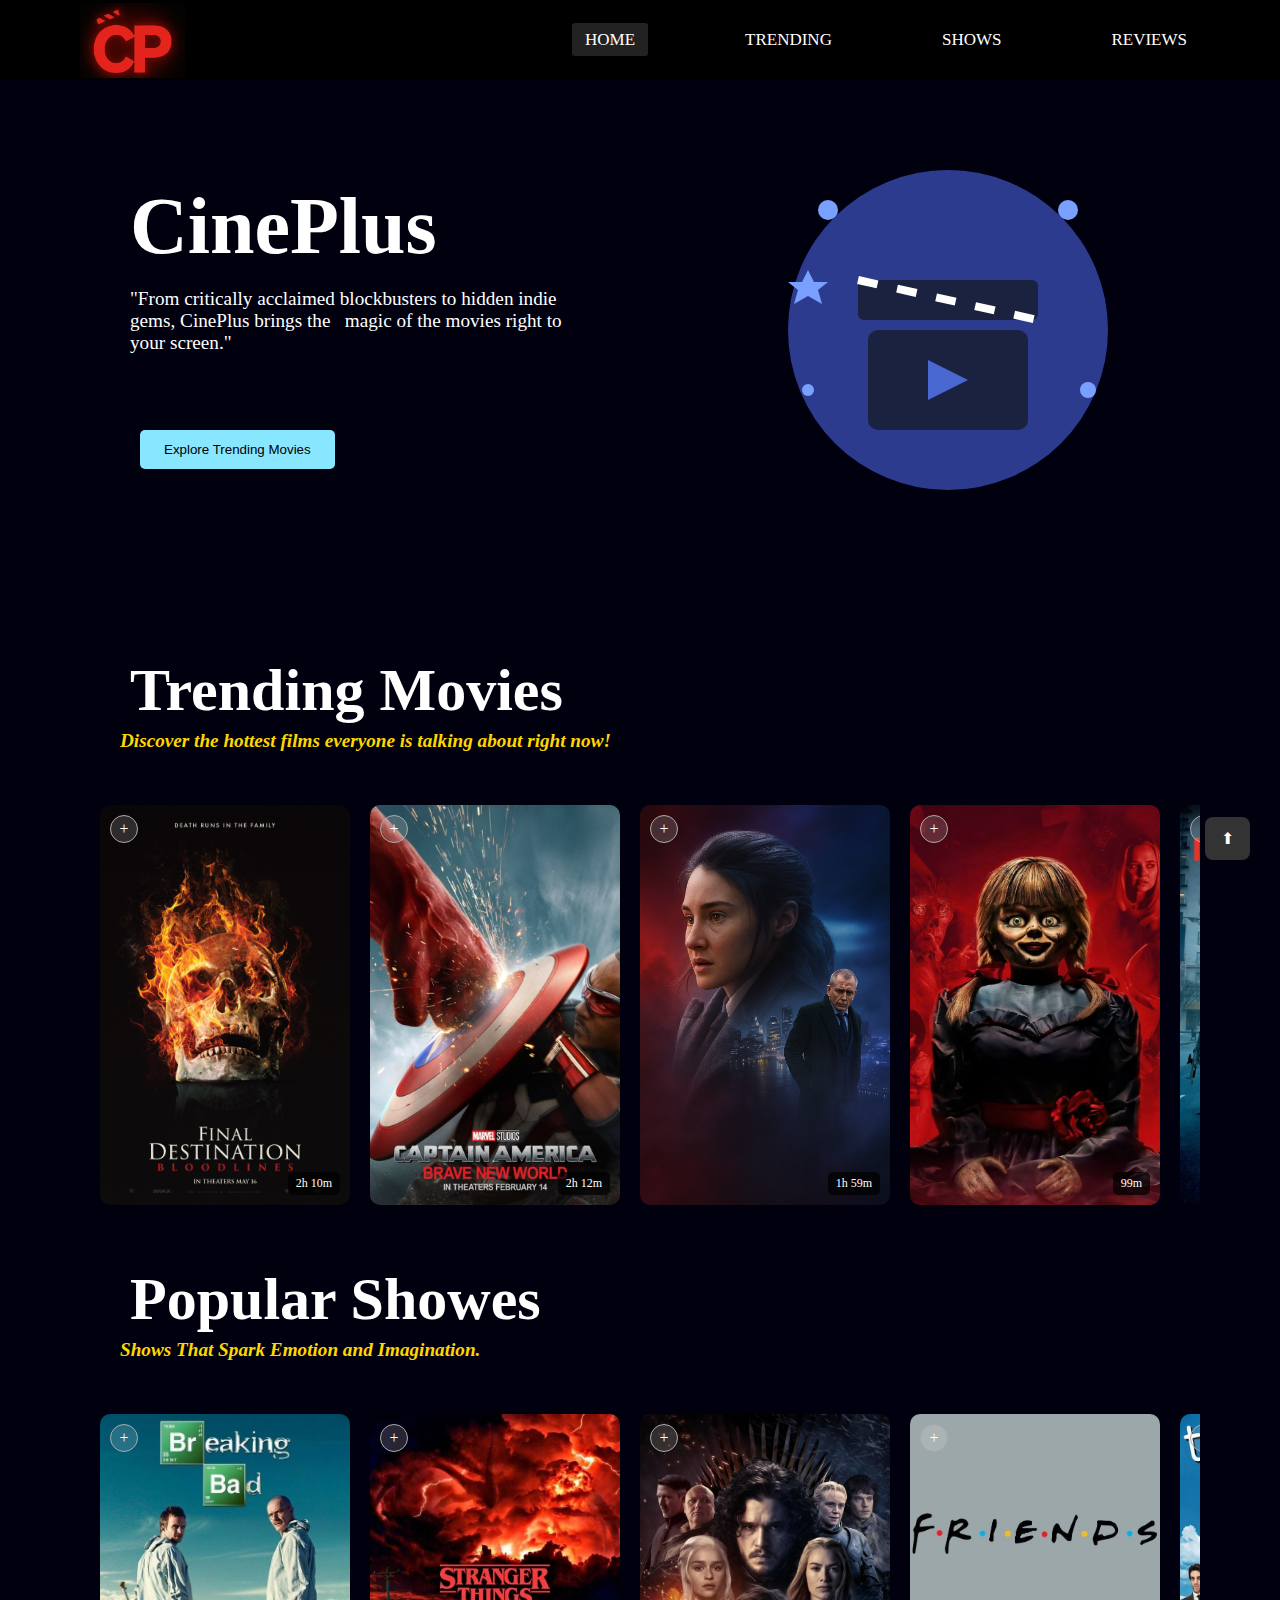
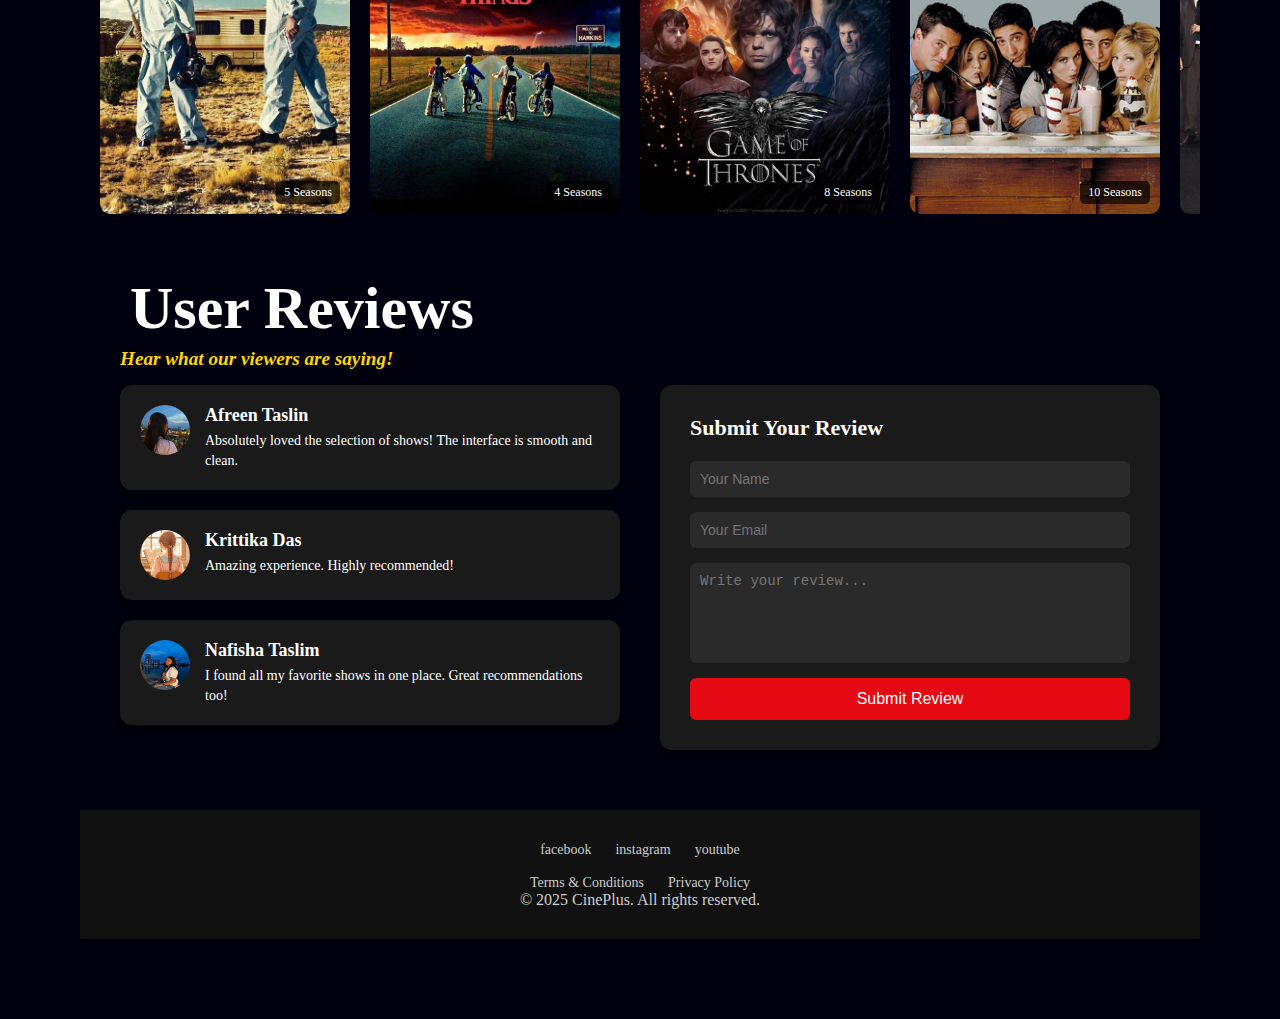
<file: Index.html>
<!DOCTYPE html>
<html lang="en">
<head>
    <meta charset="UTF-8">
    <meta name="viewport" content="width=device-width, initial-scale=1.0">
    <title>CinePlus </title>
    <link rel="stylesheet" href="style.css"
</head>
<body>
    <nav> 
        <label class="logo-container">
           <img src="logo.png" alt="My Movie Logo" class="logo" />

        </label>
        

       <ul>
            <li><a class="active" href="#home">Home</a></li>
            <li><a href="#trending">Trending</a></li>
            <li><a href="#showes">Shows</a></li>
            <li><a href="#reviews">Reviews</a></li>
           </ul>

<div class="hamburger">
  <span></span>
  <span></span>
   <span></span>
   <span></span>
    </div>
    </nav>

<section id="home">
  <div class="intro-container">
  <div class="text-content">
  <h1>CinePlus</h1>
    <p>"From critically acclaimed blockbusters to hidden indie gems, CinePlus brings the&nbsp;&nbsp; magic of the movies right to your screen."</p>
   
    <button onclick="location.href='#trending'" class="explore-btn">Explore Trending Movies</button>
  </div>
&nbsp;&nbsp;&nbsp;&nbsp;&nbsp;&nbsp;&nbsp;&nbsp;&nbsp;&nbsp;&nbsp;&nbsp;&nbsp;&nbsp;&nbsp;&nbsp;&nbsp;&nbsp;&nbsp;&nbsp;&nbsp;&nbsp;&nbsp;&nbsp;&nbsp;&nbsp;&nbsp;&nbsp;
  
<!--svg images-->

  <div class="image-content">
<svg width="400" height="500" viewBox="0 0 200 200" xmlns="http://www.w3.org/2000/svg">


  <g class="float">
    <!-- Background Circle -->
    <circle cx="100" cy="100" r="80" fill="#2d3b8f"/>
<!---->
    <rect x="60" y="100" width="80" height="50" rx="5" fill="#1a223f"/>
    
    <!-- Play Icon -->
    <polygon points="90,115 90,135 110,125" fill="#4a68d1"/>

    <!-- Clapperboard Top -->
    <rect x="55" y="75" width="90" height="20" rx="3" fill="#1a223f"/>
    <line x1="55" y1="75" x2="145" y2="95" stroke="#ffffff" stroke-width="4" stroke-dasharray="10,10"/>

    <!-- Stars & Circles -->
    <circle cx="40" cy="40" r="5" fill="#7aa0ff"/>
    <circle cx="160" cy="40" r="5" fill="#7aa0ff"/>
    <circle cx="170" cy="130" r="4" fill="#7aa0ff"/>
    <circle cx="30" cy="130" r="3" fill="#7aa0ff"/>
    <polygon points="30,70 33,76 40,76 35,80 37,87 30,83 23,87 25,80 20,76 27,76" fill="#7aa0ff"/>
  </g>
</svg>
</section>
</div>
<br><br><br><br><br><br><br>


  <div class="main-container">

    <!-- Trending Section -->
    <section id="trending">
      <h1>Trending Movies</h1>
      <h3 class="subtitle">Discover the hottest films everyone is talking about right now!</h3>
    </section>

    <br>

    <!-- Movie Cards -->
    <div class="movie-row">

      <!-- Movie Card 1 -->
      <div class="movie-card" onclick="showModal()">
        <img class="poster" src="bloodlines.jpg" alt="Movie Poster">
        <div class="info-hover">
          <h4>Bloodlines</h4>
          <p>Dark secrets and family betrayal unfold.</p>
          <p><b>Genre:</b> Action</p>
          <p><b>Rating:</b> ★★★★☆</p>
        </div>
        <div class="duration">2h 10m</div>
        <a class="watch-now" href="https://www.netflix.com" target="_blank">Watch Now</a>
        <div class="watchlist-toggle">
          <input type="checkbox" id="watch1">
          <label for="watch1"></label>
        </div>
      </div>

      <!-- Movie Card 2 -->
      <div class="movie-card" onclick="showModal()">
        <img class="poster" src="captain america.jpg" alt="Movie Poster">
        <div class="info-hover">
          <h4>Captain America</h4>
          <p>Sam Wilson steps into the role of Captain America, confronting political conspiracies and the emergence of the Red Hulk.</p>
          <p><b>Genre:</b> Superhero</p>
          <p><b>Rating:</b> ★★★★☆</p>
        </div>
        <div class="duration">2h 12m</div>
        <a class="watch-now" href="https://www.hotstar.com/in/movies/captain-america-brave-new-world/1271337438" target="_blank">Watch Now</a>
        <div class="watchlist-toggle">
          <input type="checkbox" id="watch2">
          <label for="watch2"></label>
        </div>
      </div>

      <!-- Movie Card 3 -->
      <div class="movie-card" onclick="showModal()">
        <img class="poster" src="too catch killer2.jpg" alt="Movie Poster">
        <div class="info-hover">
          <h4>To Catch a Killer</h4>
          <p>A talented but troubled cop is recruited to help track down a serial killer terrorizing the city.</p>
          <p><b>Genre:</b> Thriller/Crime</p>
          <p><b>Rating:</b> ★★★★★</p>
        </div>
        <div class="duration">1h 59m</div>
        <a class="watch-now" href="https://www.netflix.com" target="_blank">Watch Now</a>
        <div class="watchlist-toggle">
          <input type="checkbox" id="watch3">
          <label for="watch3"></label>
        </div>
      </div>

      <!-- Movie Card 4 -->
      <div class="movie-card" onclick="showModal()">
        <img class="poster" src="Annabelle.jpg" alt="Movie Poster">
        <div class="info-hover">
          <h4>Annabelle</h4>
          <p>When a young couple receives a vintage doll as a gift, their lives turn into a nightmare as the doll becomes a vessel for a malevolent spirit.</p>
          <p><b>Genre:</b> Horror, Supernatural, Thriller</p>
          <p><b>Rating:</b> ★★★☆☆</p>
        </div>
        <div class="duration">99m</div>
        <a class="watch-now" href="https://www.hotstar.com/in/movies/annabelle/1971000592/watch" target="_blank">Watch Now</a>
        <div class="watchlist-toggle">
          <input type="checkbox" id="watch4">
          <label for="watch4"></label>
        </div>
      </div>
      <!-- Movie Card 5 -->
<div class="movie-card" onclick="showModal()">
  <img class="poster" src="Inception .jpg" alt="Movie Poster">
  <div class="info-hover">
    <h4>Inception</h4>
    <p>A thief who enters the dreams of others must plant an idea into a target's mind to pull off the ultimate heist.</p>
    <p><b>Genre:</b> Sci-Fi, Thriller</p>
    <p><b>Rating:</b> ★★★★★</p>
  </div>
  <div class="duration">2h 28m</div>
  <a class="watch-now" href="https://www.netflix.com" target="_blank">Watch Now</a>
  <div class="watchlist-toggle">
    <input type="checkbox" id="watch5">
    <label for="watch5"></label>
  </div>
</div>

    </div> <!-- End of movie-row -->

 
  
      <!-- Popular Showes Section -->
<section id="showes">
  <h1>Popular Showes</h1>
  <h3 class="subtitle">Shows That Spark Emotion and Imagination.</h3>
<br>
  <div class="movie-row">
    <!-- Show 1 -->
    <div class="movie-card" onclick="showModal()">
      <img class="poster" src="Breaking bad .jpg" alt="Breaking Bad Poster">
      <div class="info-hover">
        <h4>Breaking Bad</h4>
        <p>A high school teacher turns to crime.</p>
        <p><b>Genre:</b> Crime/Drama</p>
        <p><b>Rating:</b> ★★★★★</p>
      </div>
      <div class="duration">5 Seasons</div>
      <a class="watch-now" href="https://www.netflix.com" target="_blank">Watch Now</a>
      <div class="watchlist-toggle">
        <input type="checkbox" id="show1">
        <label for="show1"></label>
      </div>
    </div>

    <!-- Show 2 -->
    <div class="movie-card" onclick="showModal()">
      <img class="poster" src= "download.jpg" alt="Stranger Things Poster">
      <div class="info-hover">
        <h4>Stranger Things</h4>
        <p>Mystery unfolds in a small town.</p>
        <p><b>Genre:</b> Sci-fi/Thriller</p>
        <p><b>Rating:</b> ★★★★☆</p>
      </div>
      <div class="duration">4 Seasons</div>
      <a class="watch-now" href="https://www.netflix.com" target="_blank">Watch Now</a>
      <div class="watchlist-toggle">
        <input type="checkbox" id="show2">
        <label for="show2"></label>
      </div>
    </div>

    <!-- Show 3 -->
    <div class="movie-card" onclick="showModal()">
      <img class="poster" src="Game of Thrones .jpg" alt="Game of Thrones Poster">
      <div class="info-hover">
        <h4>Game of Thrones</h4>
        <p>Epic battles for the Iron Throne.</p>
        <p><b>Genre:</b> Fantasy/Drama</p>
        <p><b>Rating:</b> ★★★★☆</p>
      </div>
      <div class="duration">8 Seasons</div>
      <a class="watch-now" href="https://www.hotstar.com" target="_blank">Watch Now</a>
      <div class="watchlist-toggle">
        <input type="checkbox" id="show3">
        <label for="show3"></label>
      </div>
    </div>

    <!-- Show 4 -->
    <div class="movie-card" onclick="showModal()">
      <img class="poster" src="friends.jpg" alt="Friends Poster">
      <div class="info-hover">
        <h4>Friends</h4>
        <p>Six friends navigate life in NYC.</p>
        <p><b>Genre:</b> Comedy/Romance</p>
        <p><b>Rating:</b> ★★★★☆</p>
      </div>
      <div class="duration">10 Seasons</div>
      <a class="watch-now" href="https://www.netflix.com" target="_blank">Watch Now</a>
      <div class="watchlist-toggle">
        <input type="checkbox" id="show4">
        <label for="show4"></label>
      </div>
    </div>

    <!-- Show 5 -->
    <div class="movie-card" onclick="showModal()">
      <img class="poster" src="The Office.jpg" alt="The Office Poster">
      <div class="info-hover">
        <h4>The Office</h4>
        <p>Mockumentary about office life.</p>
        <p><b>Genre:</b> Comedy</p>
        <p><b>Rating:</b> ★★★★☆</p>
      </div>
      <div class="duration">9 Seasons</div>
      <a class="watch-now" href="https://www.peacocktv.com" target="_blank">Watch Now</a>
      <div class="watchlist-toggle">
        <input type="checkbox" id="show5">
        <label for="show5"></label>
      </div>
    </div>
  </div>
</section>
  
  </div> <!-- End of main-container -->

<!--review sectio -->

<section id="reviews">
  <h1> User Reviews</h1>
  <h3 class="subtitle">Hear what our viewers are saying!</h3>
</section>

  <div class="reviews-container">
   
    <div class="review-cards">
      <!-- Review 1 -->
      <div class="review-card">
        <img src="1.jpg" alt="User 1">
        <h4>Afreen Taslin</h4>
        <p>Absolutely loved the selection of shows! The interface is smooth and clean.</p>
      </div>
      <!-- Review 2 -->
      <div class="review-card">
        <img src="2.jpeg".jpeg" alt="User 2">
        <h4>Krittika Das</h4>
        <p>Amazing experience. Highly recommended!</p>
      </div>
      <!-- Review 3 -->
      <div class="review-card">
        <img src="3.jpg" alt="User 3">
        <h4>Nafisha Taslim</h4>
        <p>I found all my favorite shows in one place. Great recommendations too!</p>
      </div>
    </div>

    <!-- Part 2: Review Form -->
    <div class="review-form">
      <h3>Submit Your Review</h3>
      <form>
        <input type="text" placeholder="Your Name" required>
        <input type="email" placeholder="Your Email" required>
        <textarea placeholder="Write your review..." rows="5" required></textarea>
        <button type="submit">Submit Review</button>
      </form>
    </div>
  </div>
</section>

<!--Footer Part-->

<footer class="site-footer">
  <div class="footer-content">
    <div class="social-media">
      <a href="https://www.facebook.com" target="_blank"> facebook</a>
      <a href="https://www.instagram.com/afreentaslin/" target="_blank">instagram</a>
      <a href="https://www.youtube.com" target="_blank">youtube</a>
    </div>

    <div class="footer-links">
      <a href="https://www.example.com/terms" target="_blank">Terms & Conditions</a>
      <a href="https://www.example.com/privacy" target="_blank">Privacy Policy</a>
    </div>

    <p>&copy; 2025 CinePlus. All rights reserved.</p>
  </div>
  </footer>


<a id="home"></a>

    <!-- Back to Top Button (links to the top anchor) -->
  <a href="#top" class="back-to-top">⬆</a>



  

</body>
</html>
</file>
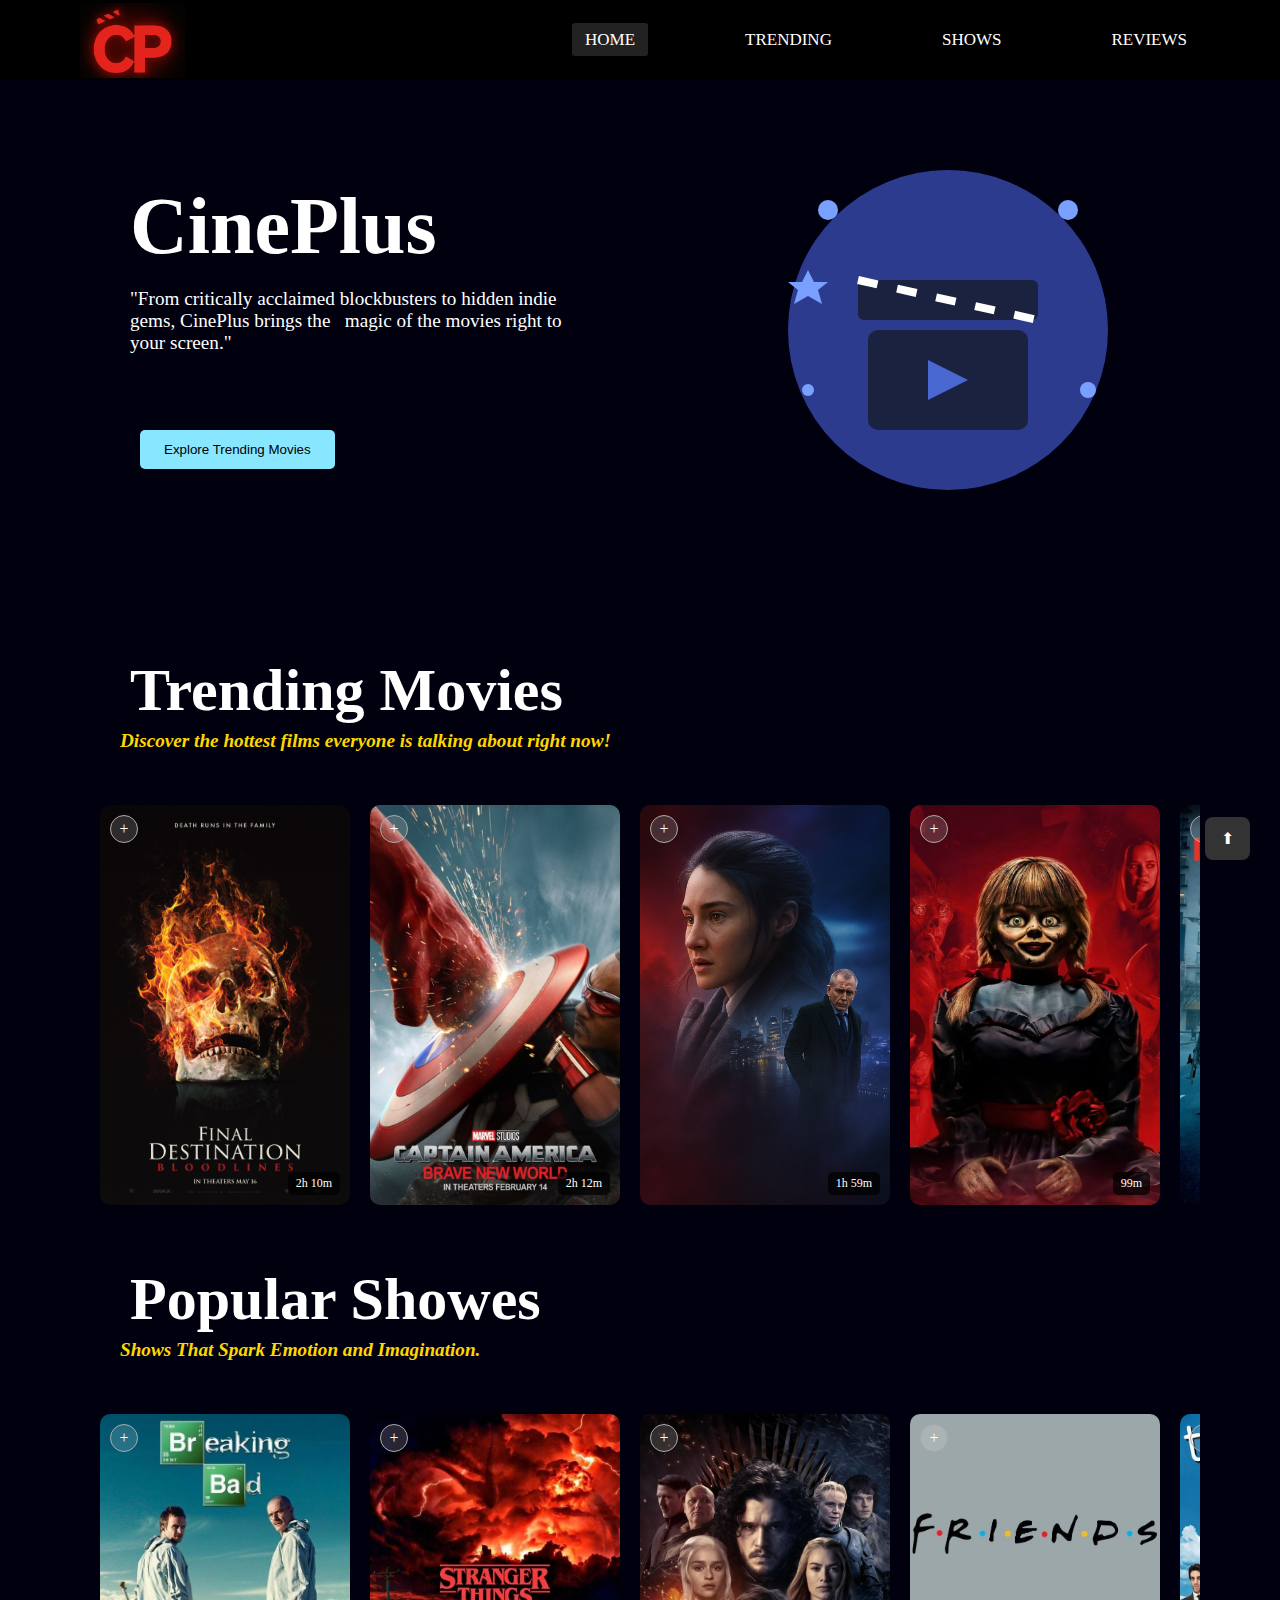
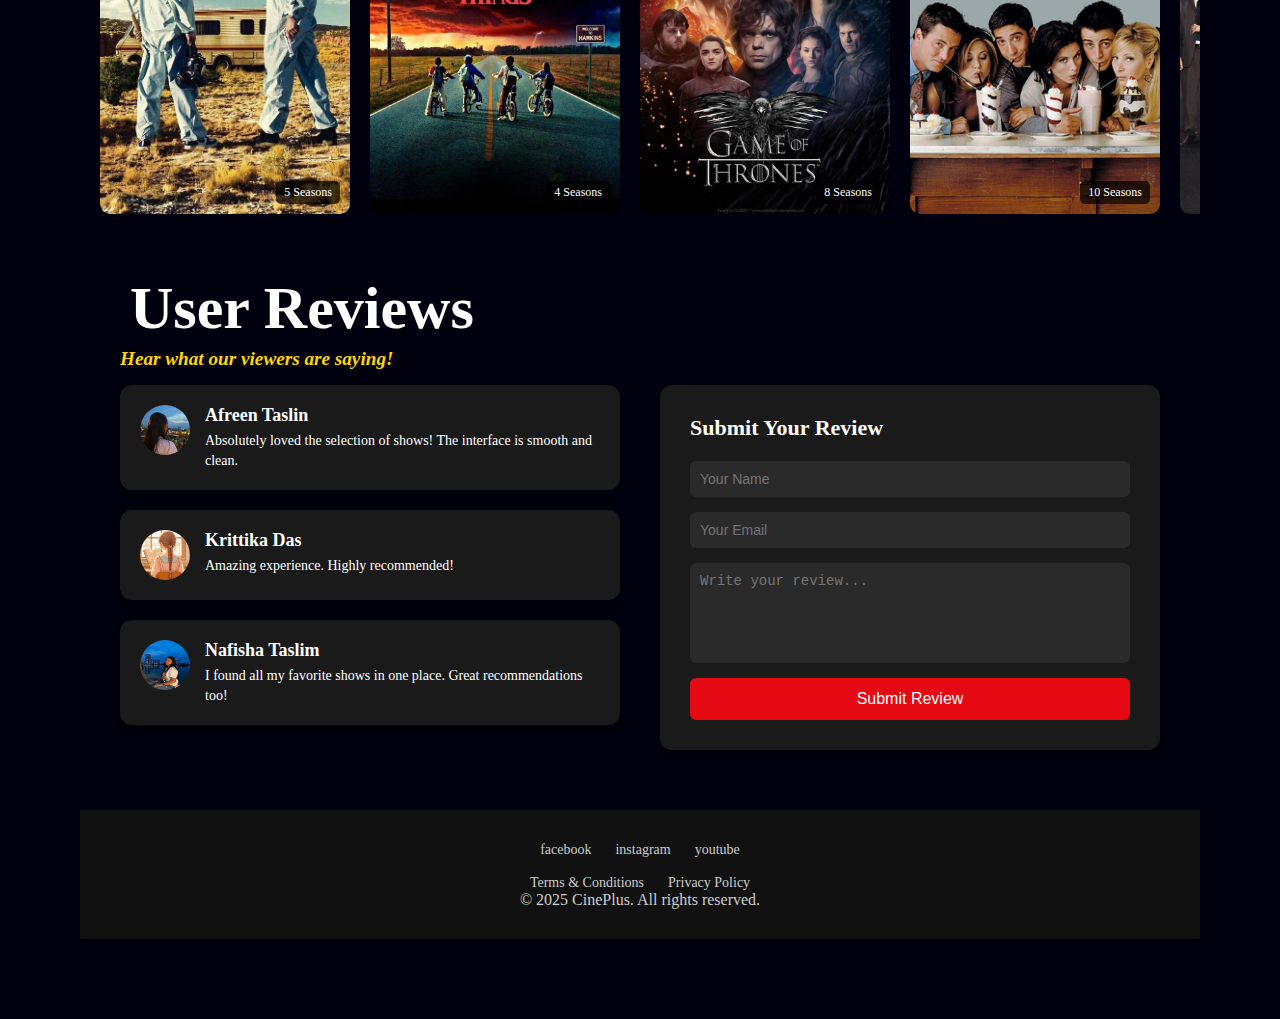
<file: Index-LAPTOP-VLS6NKM2.html>
<!DOCTYPE html>
<html lang="en">
<head>
    <meta charset="UTF-8">
    <meta name="viewport" content="width=device-width, initial-scale=1.0">
    <title>CinePlus </title>
    <link rel="stylesheet" href="style.css"
</head>
<body>
    <nav> 
        <label class="logo-container">
           <img src="logo.png" alt="My Movie Logo" class="logo" />

        </label>

       <ul>
            <li><a class="active" href="#home">Home</a></li>
            <li><a href="#trending">Trending</a></li>
            <li><a href="#showes">Shows</a></li>
            <li><a href="#reviews">Reviews</a></li>
           </ul>

<div class="hamburger">
  <span></span>
  <span></span>
   <span></span>
   <span></span>
    </div>
    </nav>

<section id="home">
  <div class="intro-container">
  <div class="text-content">
  <h1>CinePlus</h1>
    <p>"From critically acclaimed blockbusters to hidden indie gems, CinePlus brings the&nbsp;&nbsp; magic of the movies right to your screen."</p>
   
    <button onclick="location.href='#trending'" class="explore-btn">Explore Trending Movies</button>
  </div>
&nbsp;&nbsp;&nbsp;&nbsp;&nbsp;&nbsp;&nbsp;&nbsp;&nbsp;&nbsp;&nbsp;&nbsp;&nbsp;&nbsp;&nbsp;&nbsp;&nbsp;&nbsp;&nbsp;&nbsp;&nbsp;&nbsp;&nbsp;&nbsp;&nbsp;&nbsp;&nbsp;&nbsp;
  
<!--svg images-->

  <div class="image-content">
<svg width="400" height="500" viewBox="0 0 200 200" xmlns="http://www.w3.org/2000/svg">


  <g class="float">
    <!-- Background Circle -->
    <circle cx="100" cy="100" r="80" fill="#2d3b8f"/>
<!---->
    <rect x="60" y="100" width="80" height="50" rx="5" fill="#1a223f"/>
    
    <!-- Play Icon -->
    <polygon points="90,115 90,135 110,125" fill="#4a68d1"/>

    <!-- Clapperboard Top -->
    <rect x="55" y="75" width="90" height="20" rx="3" fill="#1a223f"/>
    <line x1="55" y1="75" x2="145" y2="95" stroke="#ffffff" stroke-width="4" stroke-dasharray="10,10"/>

    <!-- Stars & Circles -->
    <circle cx="40" cy="40" r="5" fill="#7aa0ff"/>
    <circle cx="160" cy="40" r="5" fill="#7aa0ff"/>
    <circle cx="170" cy="130" r="4" fill="#7aa0ff"/>
    <circle cx="30" cy="130" r="3" fill="#7aa0ff"/>
    <polygon points="30,70 33,76 40,76 35,80 37,87 30,83 23,87 25,80 20,76 27,76" fill="#7aa0ff"/>
  </g>
</svg>
</section>
</div>
<br><br><br><br><br><br><br>


  <div class="main-container">

    <!-- Trending Section -->
    <section id="trending">
      <h1>Trending Movies</h1>
      <h3 class="subtitle">Discover the hottest films everyone is talking about right now!</h3>
    </section>

    <br>

    <!-- Movie Cards -->
    <div class="movie-row">

      <!-- Movie Card 1 -->
      <div class="movie-card" onclick="showModal()">
        <img class="poster" src="bloodlines.jpg" alt="Movie Poster">
        <div class="info-hover">
          <h4>Bloodlines</h4>
          <p>Dark secrets and family betrayal unfold.</p>
          <p><b>Genre:</b> Action</p>
          <p><b>Rating:</b> ★★★★☆</p>
        </div>
        <div class="duration">2h 10m</div>
        <a class="watch-now" href="https://www.netflix.com" target="_blank">Watch Now</a>
        <div class="watchlist-toggle">
          <input type="checkbox" id="watch1">
          <label for="watch1"></label>
        </div>
      </div>

      <!-- Movie Card 2 -->
      <div class="movie-card" onclick="showModal()">
        <img class="poster" src="captain america.jpg" alt="Movie Poster">
        <div class="info-hover">
          <h4>Captain America</h4>
          <p>Sam Wilson steps into the role of Captain America, confronting political conspiracies and the emergence of the Red Hulk.</p>
          <p><b>Genre:</b> Superhero</p>
          <p><b>Rating:</b> ★★★★☆</p>
        </div>
        <div class="duration">2h 12m</div>
        <a class="watch-now" href="https://www.hotstar.com/in/movies/captain-america-brave-new-world/1271337438" target="_blank">Watch Now</a>
        <div class="watchlist-toggle">
          <input type="checkbox" id="watch2">
          <label for="watch2"></label>
        </div>
      </div>

      <!-- Movie Card 3 -->
      <div class="movie-card" onclick="showModal()">
        <img class="poster" src="too catch killer2.jpg" alt="Movie Poster">
        <div class="info-hover">
          <h4>To Catch a Killer</h4>
          <p>A talented but troubled cop is recruited to help track down a serial killer terrorizing the city.</p>
          <p><b>Genre:</b> Thriller/Crime</p>
          <p><b>Rating:</b> ★★★★★</p>
        </div>
        <div class="duration">1h 59m</div>
        <a class="watch-now" href="https://www.netflix.com" target="_blank">Watch Now</a>
        <div class="watchlist-toggle">
          <input type="checkbox" id="watch3">
          <label for="watch3"></label>
        </div>
      </div>

      <!-- Movie Card 4 -->
      <div class="movie-card" onclick="showModal()">
        <img class="poster" src="Annabelle.jpg" alt="Movie Poster">
        <div class="info-hover">
          <h4>Annabelle</h4>
          <p>When a young couple receives a vintage doll as a gift, their lives turn into a nightmare as the doll becomes a vessel for a malevolent spirit.</p>
          <p><b>Genre:</b> Horror, Supernatural, Thriller</p>
          <p><b>Rating:</b> ★★★☆☆</p>
        </div>
        <div class="duration">99m</div>
        <a class="watch-now" href="https://www.hotstar.com/in/movies/annabelle/1971000592/watch" target="_blank">Watch Now</a>
        <div class="watchlist-toggle">
          <input type="checkbox" id="watch4">
          <label for="watch4"></label>
        </div>
      </div>
      <!-- Movie Card 5 -->
<div class="movie-card" onclick="showModal()">
  <img class="poster" src="Inception .jpg" alt="Movie Poster">
  <div class="info-hover">
    <h4>Inception</h4>
    <p>A thief who enters the dreams of others must plant an idea into a target's mind to pull off the ultimate heist.</p>
    <p><b>Genre:</b> Sci-Fi, Thriller</p>
    <p><b>Rating:</b> ★★★★★</p>
  </div>
  <div class="duration">2h 28m</div>
  <a class="watch-now" href="https://www.netflix.com" target="_blank">Watch Now</a>
  <div class="watchlist-toggle">
    <input type="checkbox" id="watch5">
    <label for="watch5"></label>
  </div>
</div>

    </div> <!-- End of movie-row -->

 
  
      <!-- Popular Showes Section -->
<section id="showes">
  <h1>Popular Showes</h1>
  <h3 class="subtitle">Shows That Spark Emotion and Imagination.</h3>
<br>
  <div class="movie-row">
    <!-- Show 1 -->
    <div class="movie-card" onclick="showModal()">
      <img class="poster" src="Breaking bad .jpg" alt="Breaking Bad Poster">
      <div class="info-hover">
        <h4>Breaking Bad</h4>
        <p>A high school teacher turns to crime.</p>
        <p><b>Genre:</b> Crime/Drama</p>
        <p><b>Rating:</b> ★★★★★</p>
      </div>
      <div class="duration">5 Seasons</div>
      <a class="watch-now" href="https://www.netflix.com" target="_blank">Watch Now</a>
      <div class="watchlist-toggle">
        <input type="checkbox" id="show1">
        <label for="show1"></label>
      </div>
    </div>

    <!-- Show 2 -->
    <div class="movie-card" onclick="showModal()">
      <img class="poster" src= "download.jpg" alt="Stranger Things Poster">
      <div class="info-hover">
        <h4>Stranger Things</h4>
        <p>Mystery unfolds in a small town.</p>
        <p><b>Genre:</b> Sci-fi/Thriller</p>
        <p><b>Rating:</b> ★★★★☆</p>
      </div>
      <div class="duration">4 Seasons</div>
      <a class="watch-now" href="https://www.netflix.com" target="_blank">Watch Now</a>
      <div class="watchlist-toggle">
        <input type="checkbox" id="show2">
        <label for="show2"></label>
      </div>
    </div>

    <!-- Show 3 -->
    <div class="movie-card" onclick="showModal()">
      <img class="poster" src="Game of Thrones .jpg" alt="Game of Thrones Poster">
      <div class="info-hover">
        <h4>Game of Thrones</h4>
        <p>Epic battles for the Iron Throne.</p>
        <p><b>Genre:</b> Fantasy/Drama</p>
        <p><b>Rating:</b> ★★★★☆</p>
      </div>
      <div class="duration">8 Seasons</div>
      <a class="watch-now" href="https://www.hotstar.com" target="_blank">Watch Now</a>
      <div class="watchlist-toggle">
        <input type="checkbox" id="show3">
        <label for="show3"></label>
      </div>
    </div>

    <!-- Show 4 -->
    <div class="movie-card" onclick="showModal()">
      <img class="poster" src="friends.jpg" alt="Friends Poster">
      <div class="info-hover">
        <h4>Friends</h4>
        <p>Six friends navigate life in NYC.</p>
        <p><b>Genre:</b> Comedy/Romance</p>
        <p><b>Rating:</b> ★★★★☆</p>
      </div>
      <div class="duration">10 Seasons</div>
      <a class="watch-now" href="https://www.netflix.com" target="_blank">Watch Now</a>
      <div class="watchlist-toggle">
        <input type="checkbox" id="show4">
        <label for="show4"></label>
      </div>
    </div>

    <!-- Show 5 -->
    <div class="movie-card" onclick="showModal()">
      <img class="poster" src="The Office.jpg" alt="The Office Poster">
      <div class="info-hover">
        <h4>The Office</h4>
        <p>Mockumentary about office life.</p>
        <p><b>Genre:</b> Comedy</p>
        <p><b>Rating:</b> ★★★★☆</p>
      </div>
      <div class="duration">9 Seasons</div>
      <a class="watch-now" href="https://www.peacocktv.com" target="_blank">Watch Now</a>
      <div class="watchlist-toggle">
        <input type="checkbox" id="show5">
        <label for="show5"></label>
      </div>
    </div>
  </div>
</section>
  
  </div> <!-- End of main-container -->

<!--review section -->

<section id="reviews">
  <h1> User Reviews</h1>
  <h3 class="subtitle">Hear what our viewers are saying!</h3>
</section>

  <div class="reviews-container">
   
    <div class="review-cards">
      <!-- Review 1 -->
      <div class="review-card">
        <img src="1.jpg" alt="User 1">
        <h4>Afreen Taslin</h4>
        <p>Absolutely loved the selection of shows! The interface is smooth and clean.</p>
      </div>
      <!-- Review 2 -->
      <div class="review-card">
        <img src="2.jpeg".jpeg" alt="User 2">
        <h4>Krittika Das</h4>
        <p>Amazing experience. Highly recommended!</p>
      </div>
      <!-- Review 3 -->
      <div class="review-card">
        <img src="3.jpg" alt="User 3">
        <h4>Nafisha Taslim</h4>
        <p>I found all my favorite shows in one place. Great recommendations too!</p>
      </div>
    </div>

    <!-- Part 2: Review Form -->
    <div class="review-form">
      <h3>Submit Your Review</h3>
      <form>
        <input type="text" placeholder="Your Name" required>
        <input type="email" placeholder="Your Email" required>
        <textarea placeholder="Write your review..." rows="5" required></textarea>
        <button type="submit">Submit Review</button>
      </form>
    </div>
  </div>
</section>

<!--Footer Part-->

<footer class="site-footer">
  <div class="footer-content">
    <div class="social-media">
      <a href="https://www.facebook.com" target="_blank"> facebook</a>
      <a href="https://www.instagram.com/afreentaslin/" target="_blank">instagram</a>
      <a href="https://www.youtube.com" target="_blank">youtube</a>
    </div>

    <div class="footer-links">
      <a href="https://www.example.com/terms" target="_blank">Terms & Conditions</a>
      <a href="https://www.example.com/privacy" target="_blank">Privacy Policy</a>
    </div>

    <p>&copy; 2025 CinePlus. All rights reserved.</p>
  </div>
  </footer>


<a id="home"></a>

    <!-- Back to Top Button (links to the top anchor) -->
  <a href="#top" class="back-to-top">⬆</a>



  

</body>
</html>
</file>
<file: style.css>
html {
  scroll-behavior: smooth;
}

*{
    padding: 0;
    margin: 0;
    text-decoration: none;
    list-style: none;
    box-sizing: border-box;
    
}
body{
    font-family: montserrat;
     background-color:rgb(0, 0, 15);
    color: white;
    padding: 80px;

}
nav{
    background-color: black;
    height: 80px;
    width: 100%;
    position: fixed;
    top: 0;
    width: 100%;
    padding: 10px 20px;  
    display: flex;
    z-index: 1000;
    justify-content: space-between;
    align-items: center;
    left: 0px;
    right: 0px;
    
    
}
label.logo{
    color: white;
    font-size: 35px;
    line-height: 80px;
    padding: 0 100px;
    font-weight: bold;
}


.logo-container {
  display: flex;
  align-items: center;
}

.logo {
  height: 75px;
  width: auto;
  margin-left: 60px;
  
}

nav ul{
    float: right;
    margin-right: 20px;

}
nav ul li{
    display: inline-block;
    line-height: 90px;
    margin: 0 40px;
}
nav ul li a{
    color: white;
    font-size: 17px;
    padding: 7px 13px;
    border-radius: 3px;
    text-transform: uppercase;
}
a.active,a:hover{
    background-color: rgb(35, 34, 34);
    transition: inherit;
}

h1{
    color: white;
    font-size: 60px;
    margin-left: 50px;
}
/*hamburger*/

.hamburger {   
  display: none;
 flex-direction: column;
 cursor: pointer;
 padding: 0.5rem; }
         
 .hamburger span{
 width: 25px;
 height: 3px;
 background: #fff;
}





/*hero section*/


.intro-container {
    display: flex;
    flex-direction: row;
    width: 100%;
    height: 50vh; /* Takes up the entire screen */
}

.text-content , .image-content {
    flex: 1; /* Both sections take equal space */
    font-size: 2rem;
    display: flex;
    align-items: left;
    justify-content: center;
}
.text-content{
  display: flex;
  flex-direction: column;
  justify-content: center;
  margin-top: 100px;
}
.text-content h1{
  font-size: 5rem;
  justify-content: left;
  
}
.text-content p{
  margin: 1rem;
  font-size: 1.2rem;
  margin-left: 50px;
}

.text-content button { 
  margin-top: 1.5rem;
  padding: 0.75rem 1.5rem;
  background-color: #89e6ff;
  border: none;
  cursor: pointer;
  border-radius: 5px;
  align-content: center;
  width: auto;
  align-self: flex-start;
  margin: 60px;
  
}

.explore-btn:hover{
background-color: rgb(35, 34, 34);
 transition: inherit;
  
}



.image-content img {
    width: 150%; /* Adjust image size */
    max-width: 500px; /* Set a max width */
    margin-top: 200px;
    margin-bottom: 200px;
    height: 500px
}

.container {
  display: flex;
  flex-direction: row; /* Ensures vertical stacking */
  align-items: center; /* Centers the text horizontally */
height: 50vh;
width: 100vw;
}

 .float {
      animation: float 3s ease-in-out infinite;
    }

    @keyframes float {
      0% { transform: translateY(0px); }
      50% { transform: translateY(-10px); }
      100% { transform: translateY(0px); }
    }



.subtitle {
  color:#ffd700 ; 
  font-weight: 600;
  font-style: italic;
  margin-top: 5px;
  margin-bottom: 15px;
  margin-left: 40px;
  font-size: 1.2rem;
}

/*movie card*/

.main-container{ 
  display: flex;
  flex-direction: column;
  min-height: 100vh;
  justify-content: space-between;
}
    .body-card {
      background-color: #0f0f0f;
      font-family: Arial, sans-serif;
      color: white;
      display: flex;
      justify-content: center;
      padding-top: 50px;
      flex-wrap: wrap;
     
    }

    .movie-row {
  display: flex;
  flex-direction: row;
  overflow-x: auto;
  align-items: flex-start;
  overflow-y: hidden;
  padding: 20px;
  justify-content: left;  /* or space-between / space-evenly */
  gap: 20px; /* spacing between cards */
  flex-wrap: nowrap; /* allows wrapping on smaller screens */
  margin-bottom: 40px;
   scrollbar-width: none; /* Firefox */
  -ms-overflow-style: none; 
  
}

.movie-row::-webkit-scrollbar {
  display: none; 
}

    .movie-card {
      position: relative;
      width: 300px;
      height: 400px;
      overflow: hidden;
      border-radius: 10px;
      cursor: pointer;
      transition: transform 0.3s;
      flex: 0 0 250px;
      max-width: 250px;
      box-sizing: border-box;
      display: flex;
      flex-direction: column;
      justify-content: flex-start;
    }

    .movie-card:hover {
      transform: scale(1.05);
    }

    .poster {
      width: 100%;
      height: 100%;
      object-fit: cover;
      display: block;
    }

    .info-hover {
      position: absolute;
      bottom: 0;
      background: linear-gradient(to top, rgba(0,0,0,0.8), transparent);
      width: 100%;
      padding: 10px;
      opacity: 0;
      transition: opacity 0.3s;
      max-height: 120px;
      overflow: hidden;
      text-overflow: ellipsis;
      font-size: 14px;
      line-height: 1.2;
    }

    .movie-card:hover .info-hover {
      opacity: 1;
    }

    /* Modal for full details */
    .modal {
      position: fixed;
      top: 50%;
      left: 50%;
      transform: translate(-50%, -50%);
      background: #1a1a1a;
      padding: 20px;
      border-radius: 12px;
      width: 400px;
      display: none;
      z-index: 10;
    }

    .modal.active {
      display: block;
    }

    .overlay {
      position: fixed;
      top: 0; left: 0;
      width: 100%; height: 100%;
      background: rgba(0, 0, 0, 0.7);
      z-index: 9;
      display: none;
    }

    .overlay.active {
      display: block;
    }
    
    .duration {
      position: absolute;
      bottom: 10px;
      right: 10px;
      background: rgba(0, 0, 0, 0.7);
      padding: 4px 8px;
      border-radius: 5px;
      font-size: 12px;
    }
   .watch-now {
      position: absolute;
      top: 10px;
      right: 10px;
      background: #e50914;
      color: white;
      text-decoration: none;
      font-size: 12px;
      padding: 6px 10px;
      border-radius: 6px;
      opacity: 0;
      
   }

   .movie-card:hover .watch-now {
      opacity: 5;
    }
    
.watchlist-toggle {
      position: absolute;
      top: 10px;
      left: 10px;
    }

    .watchlist-toggle input[type="checkbox"] {
      display: none;
    }

    .watchlist-toggle label {
      width: 28px;
      height: 28px;
      background: rgba(255, 255, 255, 0.15);
      border: 1px solid #aaa;
      border-radius: 50%;
      color: white;
      font-size: 16px;
      display: flex;
      align-items: center;
      justify-content: center;
      cursor: pointer;
   
    }


    .watchlist-toggle input[type="checkbox"] + label::before {
      content: "+";
    
    }

    .watchlist-toggle input[type="checkbox"]:checked + label::before {
      content: "✓";
      
    }
  
.popular-showes{
  text-align: right;
   padding: 20px;
  font-family: serif;
  color: white;
  background-color: #000;
}

/* review section*/

/* User Reviews Section */
.reviews-section {
  padding: 60px 30px;
  background-color: #0f0f0f;
  color: white;
  text-align: center;
}

.reviews-section .subtitle {
  color: #ccc;
  margin-bottom: 40px;
}

.reviews-container {
  display: flex;
  flex-wrap: wrap;
  justify-content: center;
  gap: 40px;
}

.review-cards {
  display: flex;
  flex-direction: column;
  gap: 20px;
  flex: 1;
  min-width: 280px;
  max-width: 500px;
}

.review-card {
  background-color: #1a1a1a;
  border-radius: 12px;
  padding: 20px;
  text-align: left;
  box-shadow: 0 4px 12px rgba(0,0,0,0.4);
  transition: transform 0.3s;
}

.review-card:hover {
  transform: translateY(-5px);
}

.review-card img {
  width: 50px;
  height: 50px;
  border-radius: 50%;
  float: left;
  margin-right: 15px;
}

.review-card h4 {
  margin: 0 0 5px;
  font-size: 18px;
}

.review-card p {
  margin: 5px 0 0;
  font-size: 14px;
  line-height: 1.4;
}

/* Review Form */
.review-form {
  flex: 1;
  min-width: 280px;
  max-width: 500px;
  background-color: #1a1a1a;
  padding: 30px;
  border-radius: 12px;
  box-shadow: 0 4px 12px rgba(0,0,0,0.4);
}

.review-form h3 {
  margin-bottom: 20px;
  font-size: 22px;
  color: #fff;
}

.review-form form {
  display: flex;
  flex-direction: column;
  gap: 15px;
}

.review-form input,
.review-form textarea {
  padding: 10px;
  border: none;
  border-radius: 6px;
  background-color: #2a2a2a;
  color: white;
  font-size: 14px;
  resize: none;
}

.review-form button {
  background-color: #e50914;
  color: white;
  border: none;
  padding: 12px;
  font-size: 16px;
  border-radius: 6px;
  cursor: pointer;
  transition: background-color 0.3s;
}

.review-form button:hover {
  background-color: rgba(255, 255, 255, 0.15);;
}

   /* Footer */
.site-footer {
  background-color: #111;
  color: #ccc;
  text-align: center;
  padding: 30px 20px;
  position: relative;
  margin-top: 60px;
}

.footer-content {
  max-width: 900px;
  margin: auto;
}

.site-footer a {
  color: #ccc;
  margin: 0 10px;
  text-decoration: none;
  font-size: 14px;
}

.site-footer a:hover {
  color: #fff;
  text-decoration: underline;
}

/* Social Icons */
.social-media {
  margin-bottom: 15px;
}

.social-media a i {
  font-size: 20px;
  margin: 0 10px;
  color: #ccc;
  transition: transform 0.3s, color 0.3s;
}

.social-media a:hover i {
  color: #e50914;
  transform: scale(1.2);
}

/* Back to top button */
.back-to-top {
  position: fixed;
  bottom: 40px;
  right: 30px;
  background-color: #333;
  color: white;
  padding: 12px 16px;
  text-decoration: none;
  border-radius: 8px;
  font-size: 16px;
  display: inline-block;
}

.back-to-top:hover {
  background-color: #e61010;
}
</file>
